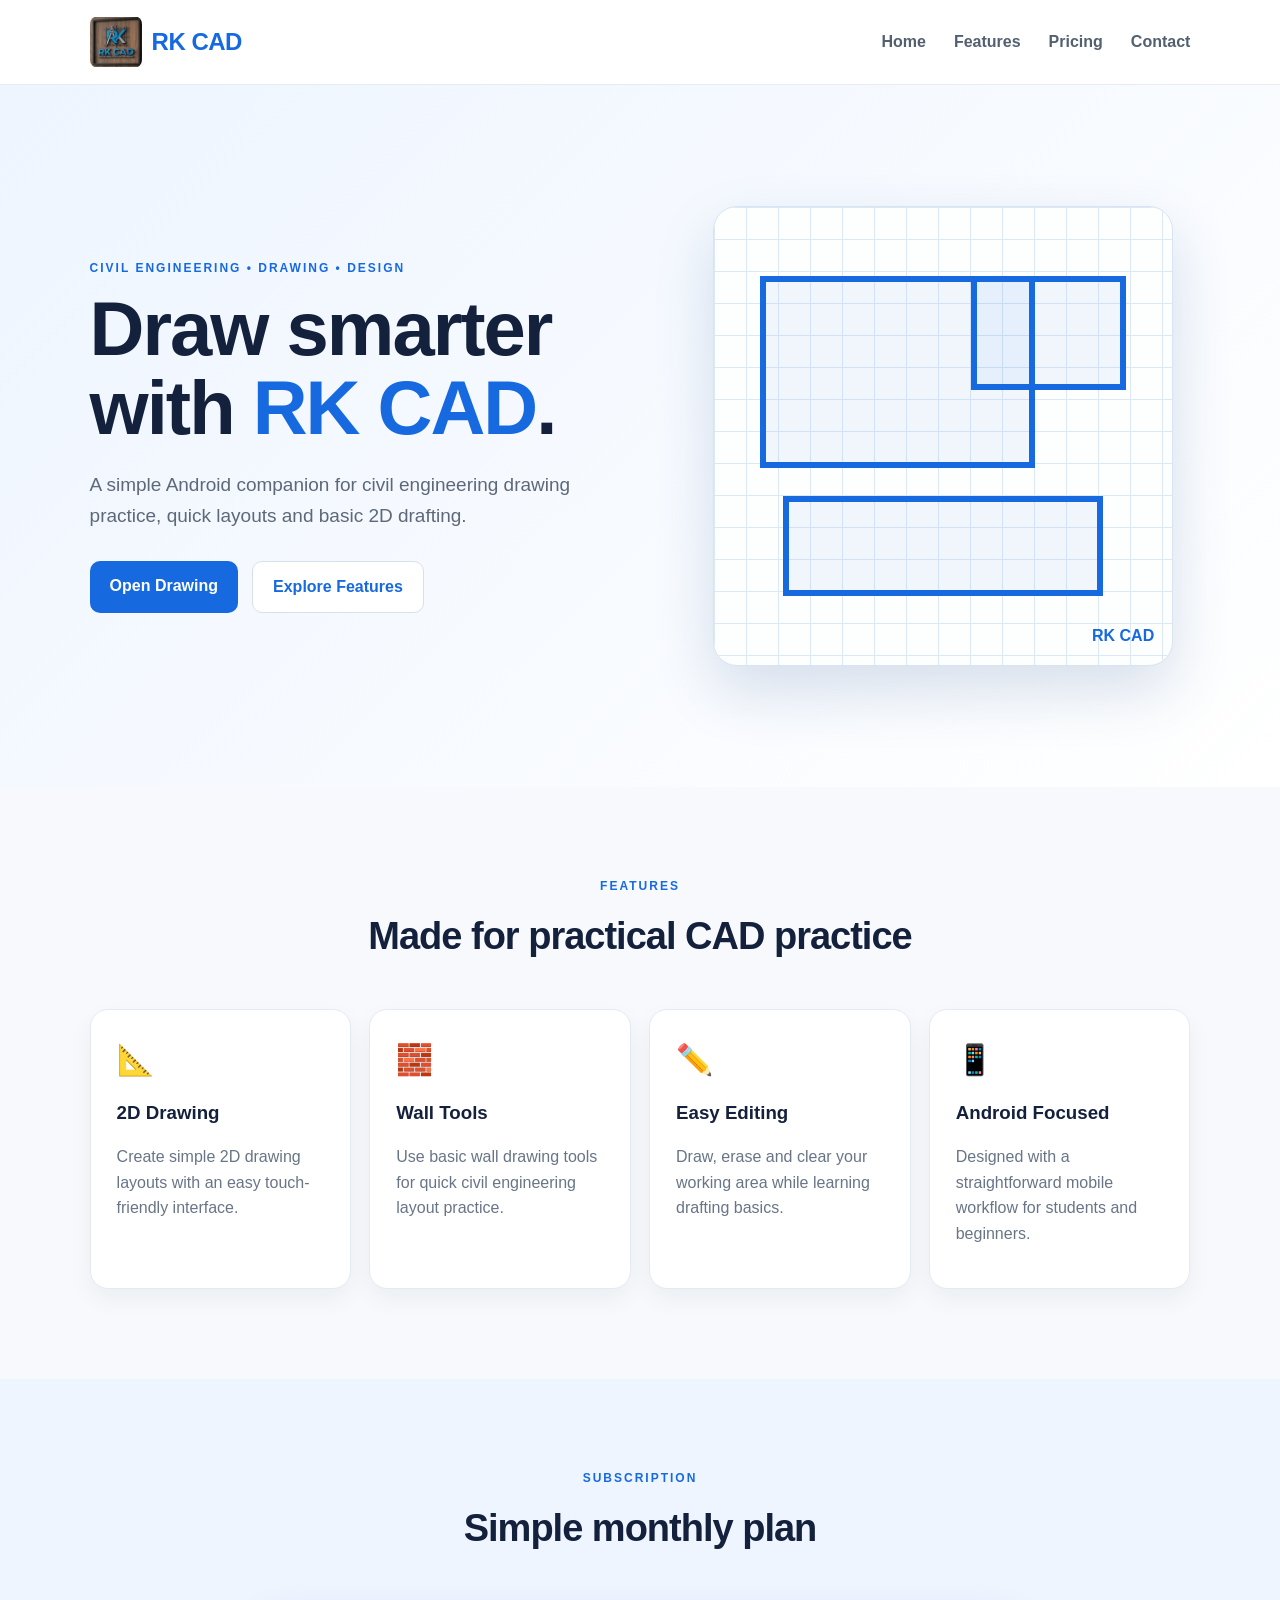
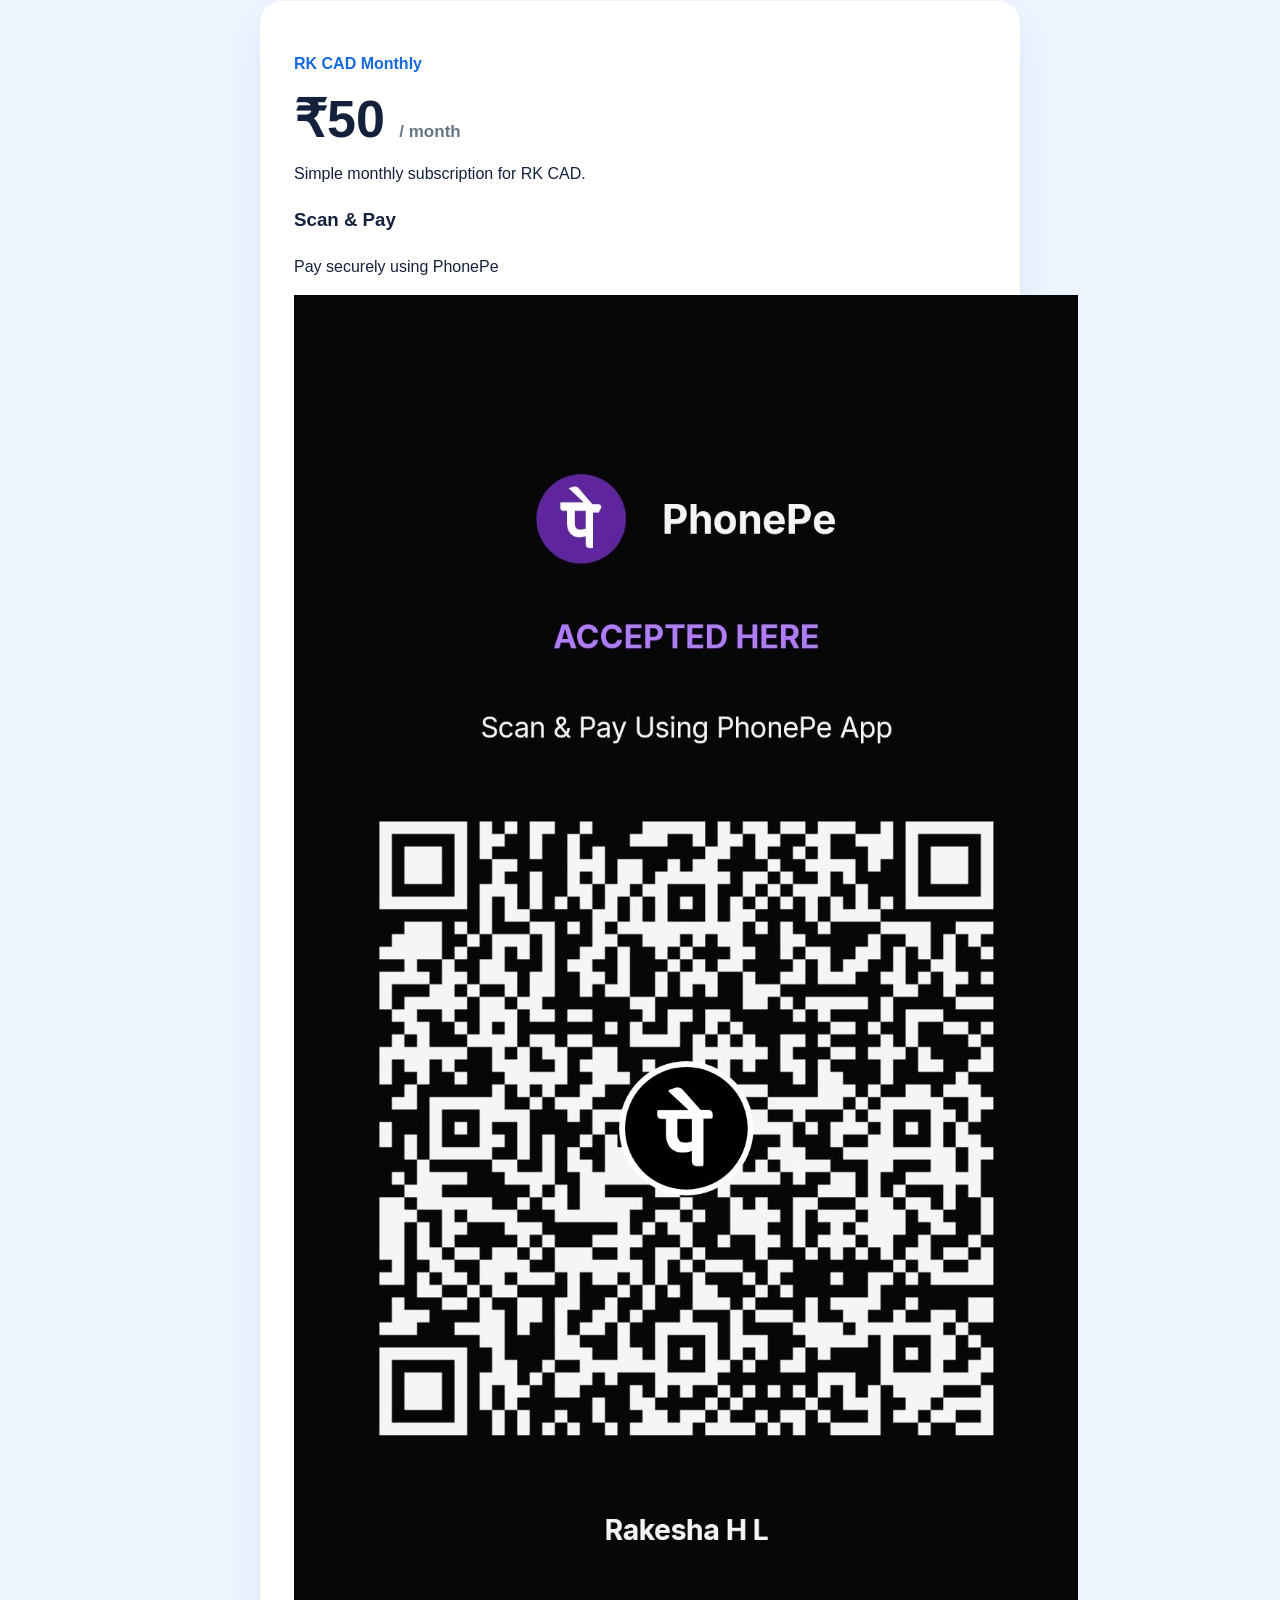
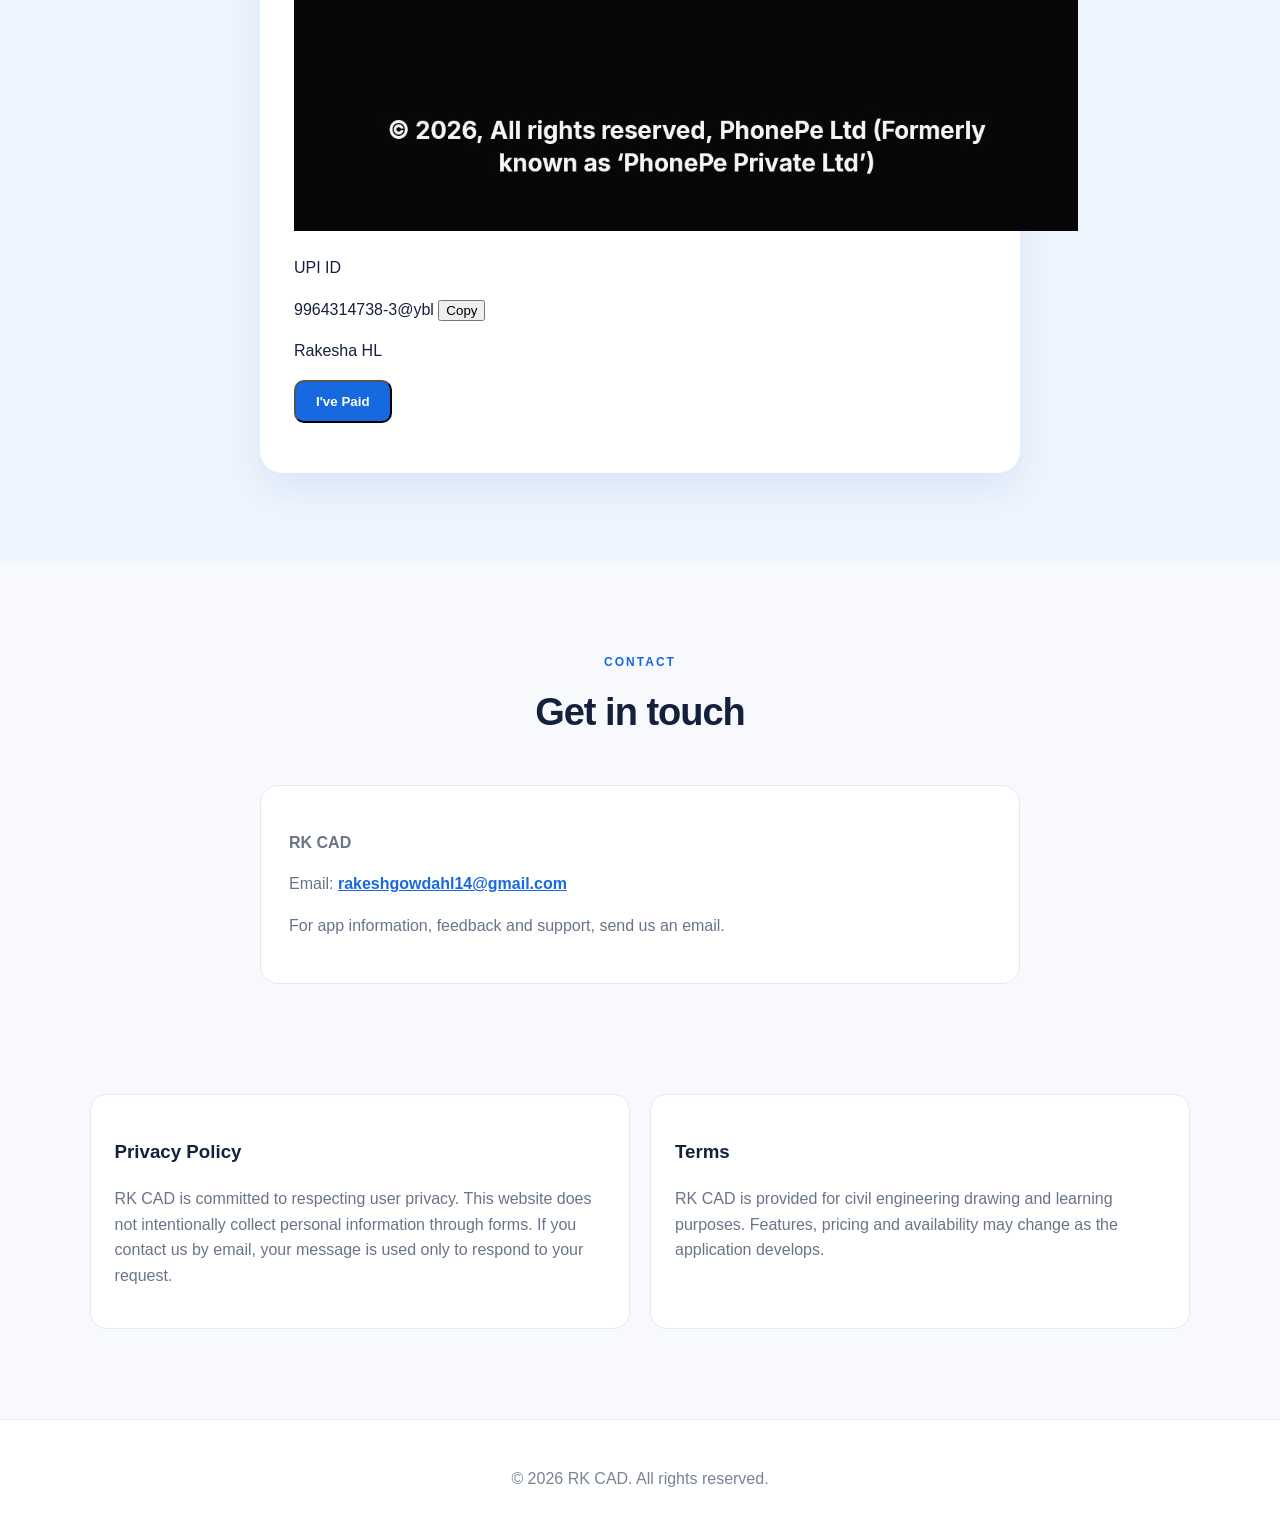
<file: index.html>
<!DOCTYPE html>
<html lang="en">
<head>
  <meta charset="UTF-8">
  <meta name="viewport" content="width=device-width, initial-scale=1.0">
  <meta name="description" content="RK CAD - Simple civil engineering drawing and CAD companion app.">
  <title>RK CAD | Civil Drawing App</title>
  <link rel="stylesheet" href="style.css"> 
  <link rel="manifest" href="manifest.json">
<meta name="theme-color" content="#1e90ff">
<script>
if ('serviceWorker' in navigator) {
  navigator.serviceWorker.register('sw.js');
}
</script>
</head>
<body>
  <header class="navbar">
    <div class="brand">
  <img src="rk-cad-logo.jpg" alt="RK CAD Logo" style="height:52px;width:52px;object-fit:contain;border-radius:8px;">
  <span>RK CAD</span>
    </div>
    <nav>
      <a href="#home">Home</a>
      <a href="#features">Features</a>
      <a href="#pricing">Pricing</a>
      <a href="#contact">Contact</a>
    </nav>
    <button class="menu-btn" aria-label="Open menu">☰</button>
  </header>

  <main>
    <section id="home" class="hero">
      <div class="hero-content">
        <p class="eyebrow">CIVIL ENGINEERING • DRAWING • DESIGN</p>
        <h1>Draw smarter with <span>RK CAD</span>.</h1>
        <p class="lead">
          A simple Android companion for civil engineering drawing practice,
          quick layouts and basic 2D drafting.
        </p>
        <div class="actions">
          <a class="btn primary" href="drawing.html">Open Drawing</a>
          <a class="btn secondary" href="#features">Explore Features</a>
        </div>
      </div>
      <div class="hero-card">
        <div class="blueprint">
          <div class="grid"></div>
          <div class="wall wall-a"></div>
          <div class="wall wall-b"></div>
          <div class="wall wall-c"></div>
          <div class="label">RK CAD</div>
        </div>
      </div>
    </section>

    <section id="features" class="section">
      <div class="section-title">
        <p class="eyebrow">FEATURES</p>
        <h2>Made for practical CAD practice</h2>
      </div>
      <div class="cards">
        <article class="card">
          <div class="icon">📐</div>
          <h3>2D Drawing</h3>
          <p>Create simple 2D drawing layouts with an easy touch-friendly interface.</p>
        </article>
        <article class="card">
          <div class="icon">🧱</div>
          <h3>Wall Tools</h3>
          <p>Use basic wall drawing tools for quick civil engineering layout practice.</p>
        </article>
        <article class="card">
          <div class="icon">✏️</div>
          <h3>Easy Editing</h3>
          <p>Draw, erase and clear your working area while learning drafting basics.</p>
        </article>
        <article class="card">
          <div class="icon">📱</div>
          <h3>Android Focused</h3>
          <p>Designed with a straightforward mobile workflow for students and beginners.</p>
        </article>
      </div>
    </section>

    <section id="pricing" class="section pricing-section">
      <div class="section-title">
        <p class="eyebrow">SUBSCRIPTION</p>
        <h2>Simple monthly plan</h2>
      </div>
<div class="price-card">
  <div>
    <p class="plan-name">RK CAD Monthly</p>
    <div class="price">₹50 <span>/ month</span></div>
    <p>Simple monthly subscription for RK CAD.</p>

    <div class="payment-box">
      <h3>Scan & Pay</h3>
      <p>Pay securely using PhonePe</p>

      <img
        src="phonepe-qr.png"
        alt="RK CAD PhonePe QR Code"
        class="upi-qr"
      >

      <p class="upi-label">UPI ID</p>

      <div class="upi-row">
        <span id="upiId">9964314738-3@ybl</span>
        <button type="button" onclick="copyUPI()">Copy</button>
      </div>

      <p class="payment-name">Rakesha HL</p>

      <button type="button" class="btn primary" onclick="paymentDone()">
        I've Paid
      </button>

      <p id="paymentMessage" class="payment-message"></p>
    </div>
  </div>
</div>
    </section>

    <section id="contact" class="section contact">
      <div class="section-title">
        <p class="eyebrow">CONTACT</p>
        <h2>Get in touch</h2>
      </div>
      <div class="contact-box">
        <p><strong>RK CAD</strong></p>
        <p>Email: <a href="mailto:rakeshgowdahl14@gmail.com">rakeshgowdahl14@gmail.com</a></p>
        <p>For app information, feedback and support, send us an email.</p>
      </div>
    </section>

    <section class="section legal">
      <div class="legal-grid">
        <article>
          <h3>Privacy Policy</h3>
          <p>RK CAD is committed to respecting user privacy. This website does not intentionally collect personal information through forms. If you contact us by email, your message is used only to respond to your request.</p>
        </article>
        <article>
          <h3>Terms</h3>
          <p>RK CAD is provided for civil engineering drawing and learning purposes. Features, pricing and availability may change as the application develops.</p>
        </article>
      </div>
    </section>
  </main>

  <footer>
    <p>© <span id="year"></span> RK CAD. All rights reserved.</p>
  </footer>

  <script src="script.js"></script>
</body>
</html>
</file>
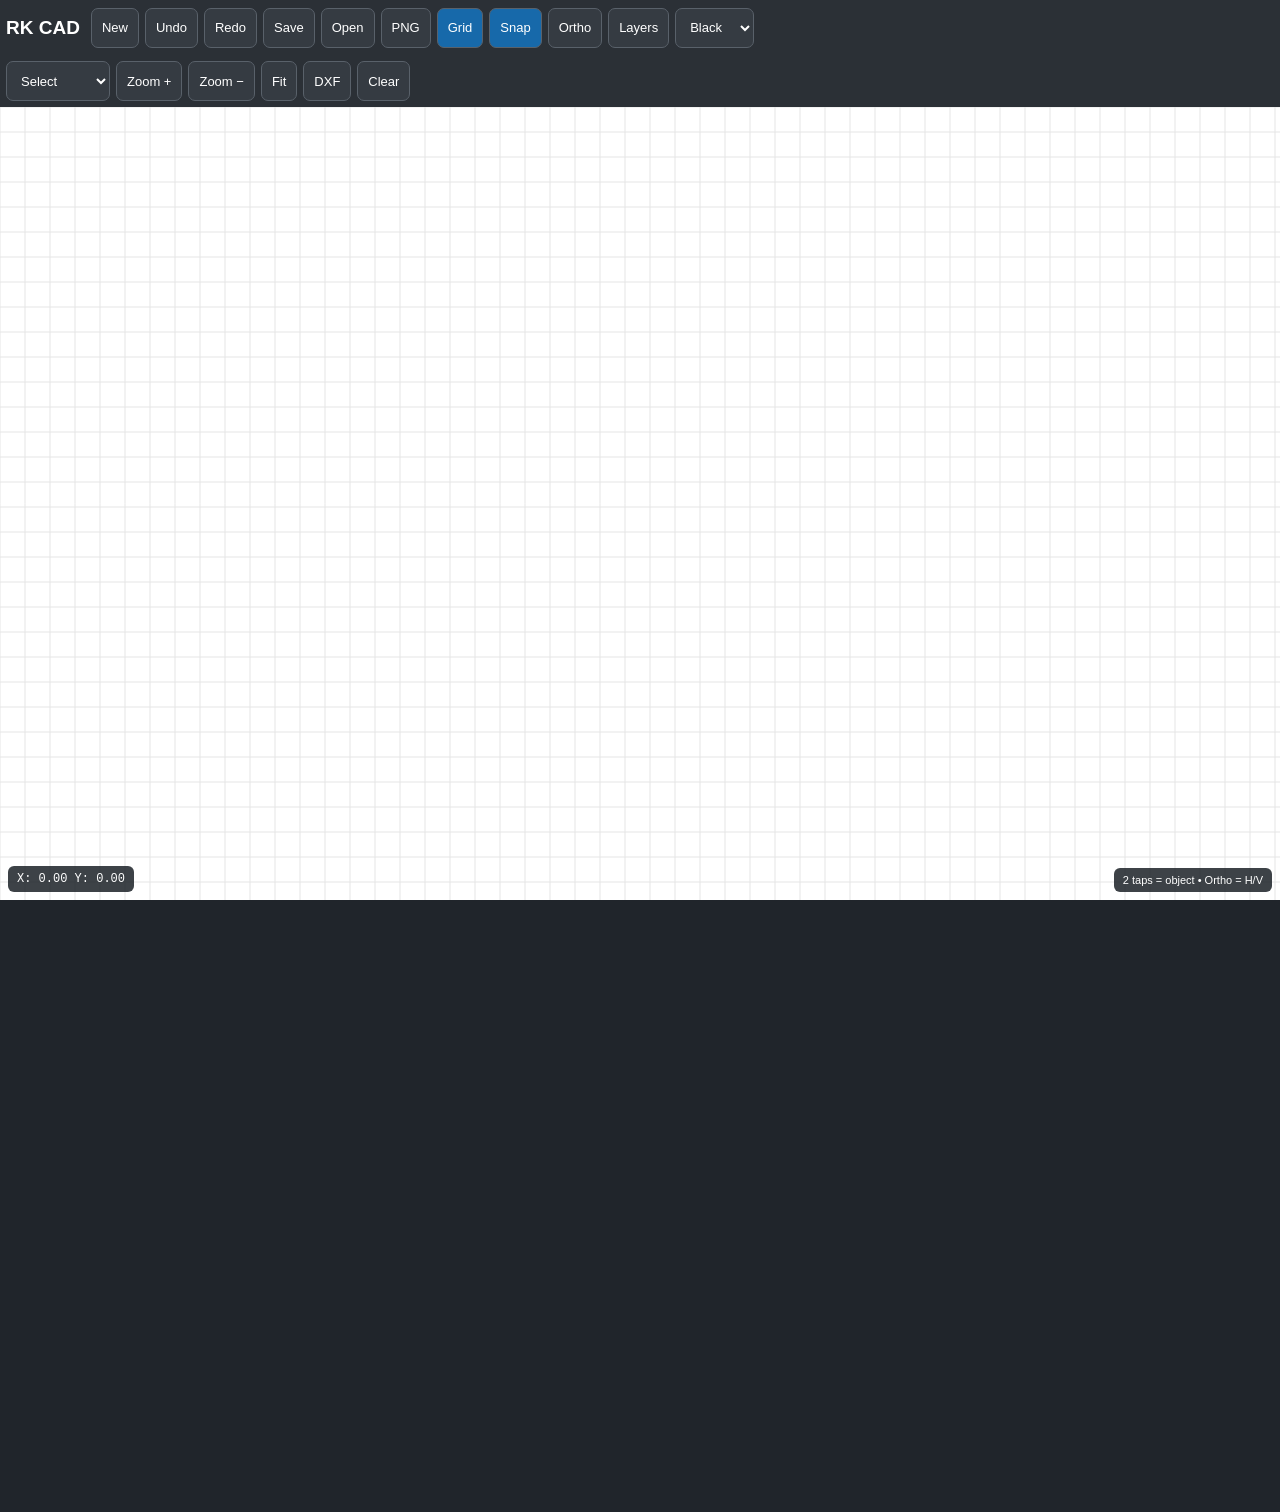
<file: drawing.html>
<!DOCTYPE html>
<html lang="en">
<head>
<meta charset="UTF-8">
<meta name="viewport"
content="width=device-width,initial-scale=1,user-scalable=no">

<title>RK CAD 2021 Style</title>

<style>
*{box-sizing:border-box}

html,body{
 margin:0;
 width:100%;
 height:100%;
 overflow:hidden;
 font-family:Arial,sans-serif;
 background:#20252b;
}

#app{
 height:100%;
 display:flex;
 flex-direction:column;
}

#top,#tools{
 display:flex;
 align-items:center;
 gap:6px;
 padding:6px;
 background:#2b3036;
 overflow:auto;
 white-space:nowrap;
}

#top{height:55px}
#tools{height:52px}

.brand{
 color:white;
 font-size:19px;
 font-weight:bold;
 margin-right:5px;
}

button,select,input{
 background:#353b42;
 color:white;
 border:1px solid #59616a;
 border-radius:7px;
 min-height:40px;
 padding:7px 10px;
 font-size:13px;
}

button:active{
 transform:scale(.97);
}

button.active{
 background:#1769aa;
}

#main{
 position:relative;
 flex:1;
 min-height:0;
 background:white;
}

#canvas{
 position:absolute;
 inset:0;
 width:100%;
 height:100%;
 background:white;
 touch-action:none;
}

#coords,#status,#hint{
 position:absolute;
 background:#20252bdd;
 color:white;
 border-radius:6px;
 padding:6px 9px;
 z-index:5;
}

#coords{
 left:8px;
 bottom:8px;
 font:12px monospace;
}

#hint{
 right:8px;
 bottom:8px;
 font-size:11px;
}

#status{
 left:50%;
 top:8px;
 transform:translateX(-50%);
 display:none;
}

#layers{
 position:absolute;
 right:8px;
 top:8px;
 width:220px;
 padding:10px;
 background:#20252bf5;
 color:white;
 border:1px solid #59616a;
 border-radius:7px;
 display:none;
 z-index:10;
}

#layers.show{
 display:block;
}

.row{
 display:flex;
 gap:5px;
 margin:5px 0;
}

.row>*{
 flex:1;
}
</style>
</head>

<body>

<div id="app">

<div id="top">

<div class="brand">RK CAD</div>

<button id="new">New</button>
<button id="undo">Undo</button>
<button id="redo">Redo</button>
<button id="save">Save</button>
<button id="open">Open</button>
<button id="png">PNG</button>

<button id="grid" class="active">Grid</button>
<button id="snap" class="active">Snap</button>
<button id="ortho">Ortho</button>
<button id="layerBtn">Layers</button>

<select id="color">
<option value="#111">Black</option>
<option value="#c62828">Red</option>
<option value="#1565c0">Blue</option>
<option value="#2e7d32">Green</option>
</select>

</div>


<div id="tools">

<select id="tool">

<option value="select">Select</option>
<option value="line">Line</option>
<option value="polyline">Polyline</option>
<option value="rect">Rectangle</option>
<option value="circle">Circle</option>
<option value="arc">Arc</option>
<option value="wall">Wall</option>
<option value="dim">Dimension</option>
<option value="text">Text</option>
<option value="erase">Erase</option>
<option value="move">Move</option>
<option value="copy">Copy</option>
<option value="measure">Measure</option>

</select>

<button id="zoomIn">Zoom +</button>
<button id="zoomOut">Zoom −</button>
<button id="fit">Fit</button>
<button id="dxf">DXF</button>
<button id="clear">Clear</button>

</div>


<div id="main">

<canvas id="canvas"></canvas>

<div id="coords">
X: 0.00 Y: 0.00
</div>

<div id="status"></div>

<div id="hint">
2 taps = object • Ortho = H/V
</div>


<div id="layers">

<b>LAYERS</b>

<div class="row">
<input id="layerName" value="0">
<button id="addLayer">Add</button>
</div>

<select id="layerList" size="5" style="width:100%">
<option>0</option>
<option>WALL</option>
<option>DIMENSIONS</option>
<option>TEXT</option>
</select>

<div class="row">
<button id="currentLayer">Current</button>
<button id="deleteLayer">Delete</button>
</div>

</div>

</div>
</div>


<script>

const canvas=document.getElementById("canvas");
const ctx=canvas.getContext("2d");

let W=0,H=0,dpr=1;

let scale=1;
let ox=0;
let oy=0;

let gridOn=true;
let snapOn=true;
let orthoOn=false;

let tool="select";
let color="#111";
let currentLayer="0";

let items=[];
let undoStack=[];
let redoStack=[];

let firstPoint=null;
let preview=null;

function resize(){

 dpr=window.devicePixelRatio||1;

 W=canvas.clientWidth;
 H=canvas.clientHeight;

 canvas.width=W*dpr;
 canvas.height=H*dpr;

 ctx.setTransform(dpr,0,0,dpr,0,0);

 render();
}


function screenPoint(e){

 const r=canvas.getBoundingClientRect();

 return {
  x:e.clientX-r.left,
  y:e.clientY-r.top
 };
}


function world(p){

 return {
  x:(p.x-ox)/scale,
  y:(p.y-oy)/scale
 };
}


function screen(p){

 return {
  x:p.x*scale+ox,
  y:p.y*scale+oy
 };
}


function snap(p){

 if(!snapOn) return p;

 const s=25;

 return {
  x:Math.round(p.x/s)*s,
  y:Math.round(p.y/s)*s
 };
}


function ortho(a,b){

 if(!orthoOn) return b;

 const dx=Math.abs(b.x-a.x);
 const dy=Math.abs(b.y-a.y);

 if(dx>=dy)
  return {x:b.x,y:a.y};

 return {x:a.x,y:b.y};
}


function message(t){

 const s=document.getElementById("status");

 s.innerText=t;
 s.style.display="block";

 clearTimeout(window.msgTimer);

 window.msgTimer=setTimeout(()=>{
  s.style.display="none";
 },1500);
}


function history(){

 undoStack.push(JSON.stringify(items));

 if(undoStack.length>80)
  undoStack.shift();

 redoStack=[];
}


function drawGrid(){

 if(!gridOn) return;

 ctx.save();

 ctx.strokeStyle="#e5e5e5";
 ctx.lineWidth=1;

 const step=25;

 const left=(-ox)/scale;
 const right=(W-ox)/scale;

 const top=(-oy)/scale;
 const bottom=(H-oy)/scale;

 for(
  let x=Math.floor(left/step)*step;
  x<=right;
  x+=step
 ){

  const p=screen({x:x,y:0});

  ctx.beginPath();
  ctx.moveTo(p.x,0);
  ctx.lineTo(p.x,H);
  ctx.stroke();
 }

 for(
  let y=Math.floor(top/step)*step;
  y<=bottom;
  y+=step
 ){

  const p=screen({x:0,y:y});

  ctx.beginPath();
  ctx.moveTo(0,p.y);
  ctx.lineTo(W,p.y);
  ctx.stroke();
 }

 ctx.restore();
}


function drawItem(it){

 ctx.save();

 ctx.strokeStyle=it.color||"#111";
 ctx.fillStyle=it.color||"#111";

 ctx.lineWidth=
  it.type==="wall"
  ?Math.max(3,8*scale)
  :Math.max(1,2*scale);

 ctx.lineCap="round";
 ctx.lineJoin="round";


 if(
  it.type==="line"||
  it.type==="wall"||
  it.type==="dim"
 ){

  const a=screen(it.a);
  const b=screen(it.b);

  ctx.beginPath();
  ctx.moveTo(a.x,a.y);
  ctx.lineTo(b.x,b.y);
  ctx.stroke();

  if(it.type==="dim"){

   const d=
    Math.hypot(
     it.b.x-it.a.x,
     it.b.y-it.a.y
    )/100;

   ctx.font="12px Arial";

   ctx.fillText(
    d.toFixed(2)+" m",
    (a.x+b.x)/2,
    (a.y+b.y)/2-5
   );
  }

 }


 else if(it.type==="rect"){

  const a=screen(it.a);
  const b=screen(it.b);

  ctx.strokeRect(
   a.x,
   a.y,
   b.x-a.x,
   b.y-a.y
  );

 }


 else if(it.type==="circle"){

  const a=screen(it.a);
  const b=screen(it.b);

  const r=Math.hypot(
   b.x-a.x,
   b.y-a.y
  );

  ctx.beginPath();
  ctx.arc(
   a.x,
   a.y,
   r,
   0,
   Math.PI*2
  );
  ctx.stroke();

 }


 else if(it.type==="arc"){

  const a=screen(it.a);
  const b=screen(it.b);

  const r=Math.hypot(
   b.x-a.x,
   b.y-a.y
  );

  ctx.beginPath();

  ctx.arc(
   a.x,
   a.y,
   r,
   0,
   Math.PI*1.5
  );

  ctx.stroke();

 }


 else if(it.type==="text"){

  const a=screen(it.a);

  ctx.font="16px Arial";

  ctx.fillText(
   it.text||"TEXT",
   a.x,
   a.y
  );

 }


 ctx.restore();
}


function render(){

 ctx.clearRect(0,0,W,H);

 ctx.fillStyle="white";

 ctx.fillRect(0,0,W,H);

 drawGrid();

 items.forEach(drawItem);

 if(preview)
  drawItem(preview);
}


function nearestObject(p){

 let index=-1;
 let best=15/scale;

 items.forEach((it,i)=>{

  if(!it.a)return;

  const d=Math.hypot(
   p.x-it.a.x,
   p.y-it.a.y
  );

  if(d<best){

   best=d;
   index=i;
  }

 });

 return index;
}


function addObject(b){

 if(!firstPoint)return;

 b=ortho(firstPoint,b);

 history();

 items.push({

  type:tool,

  a:{...firstPoint},

  b:{...b},

  color:color,

  layer:currentLayer

 });

 firstPoint=null;
 preview=null;

 render();

 message(tool.toUpperCase()+" added");
}


canvas.addEventListener(
"pointerdown",
function(e){

 const sp=screenPoint(e);

 let p=snap(world(sp));


 if(tool==="text"){

  const text=prompt(
   "Enter text",
   "ROOM"
  );

  if(text){

   history();

   items.push({

    type:"text",

    a:p,

    text:text,

    color:color,

    layer:currentLayer

   });

   render();
  }

  return;
 }


 if(tool==="erase"){

  const i=nearestObject(p);

  if(i>=0){

   history();

   items.splice(i,1);

   render();

   message("Object erased");
  }

  return;
 }


 if(tool==="select"){

  const i=nearestObject(p);

  message(
   i>=0
   ?"Object "+(i+1)+" selected"
   :"No object"
  );

  return;
 }


 if(
  ["line",
   "rect",
   "circle",
   "arc",
   "wall",
   "dim",
   "measure"
  ].includes(tool)
 ){

  if(!firstPoint){

   firstPoint=p;

   message(
    "Start point set"
   );

  }else{

   if(tool==="measure"){

    const b2=ortho(
     firstPoint,
     p
    );

    const d=
     Math.hypot(
      b2.x-firstPoint.x,
      b2.y-firstPoint.y
     )/100;

    message(
     "Distance: "+
     d.toFixed(2)+" m"
    );

    firstPoint=null;

   }else{

    addObject(p);
   }
  }

  render();
 }

});


canvas.addEventListener(
"pointermove",
function(e){

 const sp=screenPoint(e);

 const p=snap(world(sp));

 document.getElementById(
  "coords"
 ).innerText=
 "X: "+
 (p.x/100).toFixed(2)+
 "  Y: "+
 (p.y/100).toFixed(2);


 if(firstPoint){

  const b=ortho(firstPoint,p);

  preview={
   type:tool,
   a:firstPoint,
   b:b,
   color:color,
   layer:currentLayer
  };

  render();
 }

});


document.getElementById(
"tool"
).onchange=function(){

 tool=this.value;

 firstPoint=null;
 preview=null;

 render();

 message(
  "Tool: "+
  tool.toUpperCase()
 );
};


document.getElementById(
"color"
).onchange=function(){

 color=this.value;
};


document.getElementById(
"grid"
).onclick=function(){

 gridOn=!gridOn;

 this.classList.toggle(
  "active",
  gridOn
 );

 render();
};


document.getElementById(
"snap"
).onclick=function(){

 snapOn=!snapOn;

 this.classList.toggle(
  "active",
  snapOn
 );

 message(
  "Snap "+
  (snapOn?"ON":"OFF")
 );
};


document.getElementById(
"ortho"
).onclick=function(){

 orthoOn=!orthoOn;

 this.classList.toggle(
  "active",
  orthoOn
 );

 message(
  "Ortho "+
  (orthoOn?"ON":"OFF")
 );
};


document.getElementById(
"undo"
).onclick=function(){

 if(!undoStack.length)return;

 redoStack.push(
  JSON.stringify(items)
 );

 items=JSON.parse(
  undoStack.pop()
 );

 firstPoint=null;

 render();
};


document.getElementById(
"redo"
).onclick=function(){

 if(!redoStack.length)return;

 undoStack.push(
  JSON.stringify(items)
 );

 items=JSON.parse(
  redoStack.pop()
 );

 render();
};


document.getElementById(
"clear"
).onclick=function(){

 if(!items.length)return;

 history();

 items=[];

 firstPoint=null;

 preview=null;

 render();

 message("Drawing cleared");
};


document.getElementById(
"new"
).onclick=function(){

 if(confirm(
  "Start new drawing?"
 )){

  history();

  items=[];

  scale=1;
  ox=0;
  oy=0;

  firstPoint=null;

  preview=null;

  render();
 }
};


document.getElementById(
"zoomIn"
).onclick=function(){

 scale=Math.min(
  6,
  scale*1.25
 );

 render();
};


document.getElementById(
"zoomOut"
).onclick=function(){

 scale=Math.max(
  .2,
  scale/1.25
 );

 render();
};


document.getElementById(
"fit"
).onclick=function(){

 scale=1;

 ox=0;
 oy=0;

 render();
};


document.getElementById(
"png"
).onclick=function(){

 const a=document.createElement("a");

 a.download=
 "RK-CAD-Drawing.png";

 a.href=
 canvas.toDataURL(
  "image/png"
 );

 a.click();
};


document.getElementById(
"save"
).onclick=function(){

 const data={
  version:"RK-CAD-2021",
  items:items
 };

 const blob=new Blob(
  [JSON.stringify(data)],
  {type:"application/json"}
 );

 const a=document.createElement("a");

 a.download=
 "RK-CAD-Drawing.rkcad";

 a.href=
 URL.createObjectURL(blob);

 a.click();
};


document.getElementById(
"open"
).onclick=function(){

 const input=
 document.createElement("input");

 input.type="file";

 input.accept=
 ".rkcad,.json";

 input.onchange=function(){

  const reader=
  new FileReader();

  reader.onload=function(){

   try{

    const data=
    JSON.parse(
     reader.result
    );

    items=
    data.items||[];

    render();

    message(
     "Drawing opened"
    );

   }catch(e){

    alert(
     "Invalid RK CAD file"
    );
   }
  };

  reader.readAsText(
   input.files[0]
  );
 };

 input.click();
};


document.getElementById(
"layerBtn"
).onclick=function(){

 document.getElementById(
  "layers"
 ).classList.toggle(
  "show"
 );
};


document.getElementById(
"addLayer"
).onclick=function(){

 const name=
 document.getElementById(
  "layerName"
 ).value.trim();

 if(!name)return;

 const list=
 document.getElementById(
  "layerList"
 );

 const option=
 document.createElement(
  "option"
 );

 option.text=name;
 option.value=name;

 list.appendChild(option);
};


document.getElementById(
"currentLayer"
).onclick=function(){

 currentLayer=
 document.getElementById(
  "layerList"
 ).value;

 message(
  "Layer: "+
  currentLayer
 );
};


document.getElementById(
"deleteLayer"
).onclick=function(){

 const list=
 document.getElementById(
  "layerList"
 );

 if(list.value==="0")return;

 list.remove(
  list.selectedIndex
 );

 currentLayer="0";
};


document.getElementById(
"dxf"
).onclick=function(){

 let dxf=
 "0\nSECTION\n2\nENTITIES\n";

 items.forEach(
 function(it){

  if(
   it.type==="line"||
   it.type==="wall"||
   it.type==="dim"
  ){

   dxf+=
   "0\nLINE\n"+
   "8\n"+
   (it.layer||"0")+
   "\n10\n"+
   it.a.x+
   "\n20\n"+
   it.a.y+
   "\n11\n"+
   it.b.x+
   "\n21\n"+
   it.b.y+
   "\n";
  }

  if(it.type==="circle"){

   const r=
   Math.hypot(
    it.b.x-it.a.x,
    it.b.y-it.a.y
   );

   dxf+=
   "0\nCIRCLE\n"+
   "8\n"+
   (it.layer||"0")+
   "\n10\n"+
   it.a.x+
   "\n20\n"+
   it.a.y+
   "\n40\n"+
   r+
   "\n";
  }

 });

 dxf+=
 "0\nENDSEC\n0\nEOF\n";

 const blob=
 new Blob(
  [dxf],
  {type:"text/plain"}
 );

 const a=
 document.createElement("a");

 a.download=
 "RK-CAD-Drawing.dxf";

 a.href=
 URL.createObjectURL(blob);

 a.click();
};


window.addEventListener(
"resize",
resize
);

resize();

</script>

</body>
</html>',
  'offset'
 ].includes(tool)){

  let type=tool;

  if(
   tool==='move' ||
   tool==='copy' ||
   tool==='rotate' ||
   tool==='offset'
  )
   type='line';


  preview={
   type:type,
   a:start,
   b:w,
   color:color,
   layer:currentLayer
  };

  render();

 }

}


/* POINTER UP */

function pointerUp(e){

 if(!drawing)
  return;

 let w=snap(
  world(pos(e))
 );


 if(
  orthoOn &&
  start
 ){

  let dx=
   w.x-start.x;

  let dy=
   w.y-start.y;

  if(
   Math.abs(dx)>
   Math.abs(dy)
  )
   w.y=start.y;
  else
   w.x=start.x;

 }


 if(tool==='polyline'){

  if(points.length>1){

   saveHistory();

   items.push({

    type:'polyline',
    pts:points.slice(),
    color:color,
    layer:currentLayer

   });

  }

  points=[];

  preview=null;

  drawing=false;

  render();

  return;

 }


 if(!preview){

  drawing=false;

  return;

 }


 if(tool==='measure'){

  setStatus(
   'Distance: '+
   (
    Math.hypot(
     w.x-start.x,
     w.y-start.y
    )/100
   ).toFixed(2)+
   ' m'
  );

  preview=null;

  drawing=false;

  render();

  return;

 }


 if(
  tool==='move' ||
  tool==='copy' ||
  tool==='rotate' ||
  tool==='offset'
 ){

  let i=selectedItem(
   start
  );


  if(i>=0){

   saveHistory();

   let old=items[i];

   let dx=w.x-start.x;
   let dy=w.y-start.y;


   if(tool==='copy'){

    items.push({

     ...old,

     a:{
      x:old.a.x+dx,
      y:old.a.y+dy
     },

     b:old.b
      ?{
       x:old.b.x+dx,
       y:old.b.y+dy
      }
      :undefined

    });

   }


   else if(old.a){

    old.a={
     x:old.a.x+dx,
     y:old.a.y+dy
    };

    if(old.b){

     old.b={
      x:old.b.x+dx,
      y:old.b.y+dy
     };

    }

   }

  }


  render();

  preview=null;

  drawing=false;

  setStatus(
   tool.toUpperCase()+
   ' complete'
  );

  return;

 }


 saveHistory();

 items.push({
  ...preview,
  b:w
 });

 preview=null;

 drawing=false;

 setStatus(
  tool.toUpperCase()+
  ' added'
 );

}


/* POINTER EVENTS */

c.addEventListener(
 'pointerdown',
 pointerDown
);

c.addEventListener(
 'pointermove',
 pointerMove
);

c.addEventListener(
 'pointerup',
 pointerUp
);

c.addEventListener(
 'pointercancel',
 ()=>{

  drawing=false;
  preview=null;
  render();

 }
);


/* TOOL */

document.getElementById(
 'tool'
).onchange=e=>{

 tool=e.target.value;

 setStatus(
  'Tool: '+
  tool.toUpperCase()
 );

};


/* COLOR */

document.getElementById(
 'color'
).onchange=e=>{

 color=e.target.value;

};


/* GRID */

document.getElementById(
 'grid'
).onclick=()=>{

 gridOn=!gridOn;

 render();

 setStatus(
  'Grid '+
  (gridOn?'ON':'OFF')
 );

};


/* SNAP */

document.getElementById(
 'snap'
).onclick=e=>{

 snapOn=!snapOn;

 e.target.classList.toggle(
  'active',
  snapOn
 );

 setStatus(
  'Object snap '+
  (snapOn?'ON':'OFF')
 );

};


/* ORTHO */

document.getElementById(
 'ortho'
).onclick=e=>{

 orthoOn=!orthoOn;

 e.target.classList.toggle(
  'active',
  orthoOn
 );

 setStatus(
  'Ortho '+
  (orthoOn?'ON':'OFF')
 );

};


/* UNDO */

document.getElementById(
 'undo'
).onclick=()=>{

 if(undoStack.length){

  redoStack.push(
   JSON.stringify(items)
  );

  items=JSON.parse(
   undoStack.pop()
  );

  render();

 }

};


/* REDO */

document.getElementById(
 'redo'
).onclick=()=>{

 if(redoStack.length){

  undoStack.push(
   JSON.stringify(items)
  );

  items=JSON.parse(
   redoStack.pop()
  );

  render();

 }

};


/* CLEAR */

document.getElementById(
 'clear'
).onclick=()=>{

 saveHistory();

 items=[];

 render();

};


/* NEW */

document.getElementById(
 'new'
).onclick=()=>{

 if(
  confirm(
   'Start a new drawing?'
  )
 ){

  saveHistory();

  items=[];

  ox=0;
  oy=0;
  scale=1;

  render();

 }

};


/* ZOOM */

document.getElementById(
 'zoomIn'
).onclick=()=>{

 scale=Math.min(
  5,
  scale*1.25
 );

 render();

};


document.getElementById(
 'zoomOut'
).onclick=()=>{

 scale=Math.max(
  .2,
  scale/1.25
 );

 render();

};


/* FIT */

document.getElementById(
 'fit'
).onclick=()=>{

 scale=1;
 ox=0;
 oy=0;

 render();

};


/* PNG */

document.getElementById(
 'png'
).onclick=()=>{

 let a=document.createElement(
  'a'
 );

 a.download=
  'RK-CAD-2021-Drawing.png';

 a.href=
  c.toDataURL(
   'image/png'
  );

 a.click();

};


/* SAVE */

document.getElementById(
 'save'
).onclick=()=>{

 let blob=new Blob(

  [
   JSON.stringify({
    version:'RK-CAD-2021',
    layers:layers,
    items:items
   })
  ],

  {
   type:'application/json'
  }

 );

 let a=document.createElement(
  'a'
 );

 a.download=
  'RK-CAD-Drawing.rkcad';

 a.href=
  URL.createObjectURL(
   blob
  );

 a.click();

};


/* OPEN */

document.getElementById(
 'open'
).onclick=()=>{

 let x=document.createElement(
  'input'
 );

 x.type='file';

 x.accept='.rkcad,.json';

 x.onchange=()=>{

  let f=new FileReader();

  f.onload=()=>{

   try{

    let d=
     JSON.parse(
      f.result
     );

    items=d.items||[];

    render();

    setStatus(
     'Drawing opened'
    );

   }

   catch(e){

    alert(
     'Invalid drawing file'
    );

   }

  };

  f.readAsText(
   x.files[0]
  );

 };

 x.click();

};


/* DXF EXPORT */

document.getElementById(
 'exportDxf'
).onclick=()=>{

 let out=
  '0\nSECTION\n2\nENTITIES\n';


 items.forEach(
  it=>{

   if(
    [
     'line',
     'wall',
     'dim'
    ].includes(it.type)
   ){

    out+=
     '0\nLINE\n'+
     '8\n'+
     it.layer+
     '\n'+
     '10\n'+
     it.a.x+
     '\n'+
     '20\n'+
     it.a.y+
     '\n'+
     '11\n'+
     it.b.x+
     '\n'+
     '21\n'+
     it.b.y+
     '\n';

   }


   else if(
    it.type==='circle'
   ){

    out+=
     '0\nCIRCLE\n'+
     '8\n'+
     it.layer+
     '\n'+
     '10\n'+
     it.a.x+
     '\n'+
     '20\n'+
     it.a.y+
     '\n'+
     '40\n'+
     Math.hypot(
      it.b.x-it.a.x,
      it.b.y-it.a.y
     )+
     '\n';

   }

  }
 );


 out+=
  '0\nENDSEC\n0\nEOF\n';


 let a=document.createElement(
  'a'
 );

 a.download=
  'RK-CAD-Drawing.dxf';

 a.href=
  URL.createObjectURL(
   new Blob(
    [out],
    {
     type:'text/plain'
    }
   )
  );

 a.click();

};


/* LAYERS */

document.getElementById(
 'layers'
).onclick=()=>{

 document
  .getElementById(
   'layerPanel'
  )
  .classList.toggle(
   'show'
  );

};


document.getElementById(
 'addLayer'
).onclick=()=>{

 let n=
  document
   .getElementById(
    'layerName'
   )
   .value
   .trim();


 if(
  n &&
  !layers.includes(n)
 ){

  layers.push(n);

  let o=
   document.createElement(
    'option'
   );

  o.textContent=n;

  document
   .getElementById(
    'layerList'
   )
   .appendChild(o);

 }

};


document.getElementById(
 'setLayer'
).onclick=()=>{

 currentLayer=
  document.getElementById(
   'layerList'
  ).value;

 setStatus(
  'Current layer: '+
  currentLayer
 );

};


document.getElementById(
 'delLayer'
).onclick=()=>{

 let n=
  document.getElementById(
   'layerList'
  ).value;

 if(n==='0')
  return;

 layers=
  layers.filter(
   x=>x!==n
  );

 let option=
  document.querySelector(
   '#layerList option[value="'+n+'"]'
  );

 if(option)
  option.remove();

 currentLayer='0';

};


/* MOUSE WHEEL ZOOM */

c.addEventListener(
 'wheel',
 e=>{

  e.preventDefault();

  scale=Math.max(
   .2,
   Math.min(
    5,
    scale*
    (
     e.deltaY<0
      ?1.1
      :.9
    )
   )
  );

  render();

 },
 {
  passive:false
 }
);


/* START */

window.addEventListener(
 'resize',
 resize
);

resize();

</script>

</body>
</html>
</file>
<file: style.css>
* { box-sizing: border-box; }
html { scroll-behavior: smooth; }
body {
  margin: 0;
  font-family: Inter, Arial, sans-serif;
  color: #14213d;
  background: #f7f9fc;
  line-height: 1.6;
}
a { color: inherit; }
.navbar {
  position: sticky; top: 0; z-index: 10;
  display: flex; align-items: center; justify-content: space-between;
  padding: 16px 7%;
  background: rgba(255,255,255,.94);
  border-bottom: 1px solid #e7ebf2;
  backdrop-filter: blur(10px);
}
.brand {
  display: flex;
  align-items: center;
  gap: 10px;
  font-size: 24px;
  font-weight: 800;
  letter-spacing: -.5px;
}

.brand img {
  width: 52px;
  height: 52px;
  object-fit: contain;
  border-radius: 8px;
}
.brand span, .hero h1 span { color: #1769e0; }
.navbar nav { display: flex; gap: 28px; }
.navbar nav a { text-decoration: none; font-weight: 600; color: #526070; }
.navbar nav a:hover { color: #1769e0; }
.menu-btn { display:none; border:0; background:transparent; font-size:24px; }

.hero {
  min-height: 78vh;
  display: grid; grid-template-columns: 1.05fr .95fr;
  gap: 60px; align-items: center;
  padding: 80px 7%;
  background: linear-gradient(135deg,#eef5ff,#ffffff);
}
.eyebrow { color:#1769e0; font-size:12px; font-weight:800; letter-spacing:2px; margin:0 0 10px; }
.hero h1 { font-size: clamp(42px,6vw,76px); line-height:1.05; margin:0 0 22px; letter-spacing:-2px; }
.lead { max-width:650px; font-size:19px; color:#5d6878; }
.actions { display:flex; gap:14px; margin-top:30px; flex-wrap:wrap; }
.btn { display:inline-block; padding:12px 20px; border-radius:10px; text-decoration:none; font-weight:800; }
.primary { background:#1769e0; color:white; }
.primary:hover { background:#0e55bd; }
.secondary { background:white; border:1px solid #d8e0ec; color:#1769e0; }

.hero-card { display:flex; justify-content:center; }
.blueprint {
  width:min(460px,90vw); aspect-ratio:1/1;
  position:relative; overflow:hidden; border-radius:24px;
  background:#fdfefe; border:1px solid #d9e4f3;
  box-shadow:0 25px 60px rgba(27,70,130,.16);
}
.grid {
  position:absolute; inset:0;
  background-image: linear-gradient(#dce8f5 1px, transparent 1px),
                    linear-gradient(90deg,#dce8f5 1px, transparent 1px);
  background-size:32px 32px;
}
.wall { position:absolute; border:6px solid #1769e0; background:rgba(23,105,224,.05); }
.wall-a { width:60%; height:42%; left:10%; top:15%; }
.wall-b { width:34%; height:25%; right:10%; top:15%; }
.wall-c { width:70%; height:22%; left:15%; bottom:15%; }
.label { position:absolute; right:18px; bottom:16px; font-weight:900; color:#1769e0; }

.section { padding:90px 7%; }
.section-title { text-align:center; margin-bottom:42px; }
.section-title h2 { margin:0; font-size:38px; letter-spacing:-1px; }
.cards { display:grid; grid-template-columns:repeat(4,1fr); gap:18px; }
.card {
  background:white; border:1px solid #e4eaf2; border-radius:18px;
  padding:26px; box-shadow:0 10px 25px rgba(20,33,61,.05);
}
.icon { font-size:30px; }
.card h3 { margin:14px 0 8px; }
.card p, .legal p, .contact-box p { color:#687587; }

.pricing-section { background:#eef5ff; }
.price-card {
  max-width:760px; margin:auto; background:white; border-radius:22px;
  padding:34px; display:flex; align-items:center; justify-content:space-between;
  gap:30px; box-shadow:0 16px 40px rgba(20,70,140,.09);
}
.plan-name { font-weight:800; color:#1769e0; }
.price { font-size:52px; font-weight:900; line-height:1; }
.price span { font-size:17px; font-weight:600; color:#687587; }

.contact-box {
  max-width:760px; margin:auto; padding:28px; background:white;
  border:1px solid #e4eaf2; border-radius:18px;
}
.contact-box a { color:#1769e0; font-weight:700; }

.legal { padding-top:20px; }
.legal-grid { display:grid; grid-template-columns:1fr 1fr; gap:20px; }
.legal-grid article { background:white; padding:24px; border-radius:16px; border:1px solid #e4eaf2; }
footer { text-align:center; padding:30px 7%; color:#778397; border-top:1px solid #e7ebf2; background:white; }

@media (max-width: 850px) {
  .navbar nav { display:none; }
  .menu-btn { display:block; }
  .hero { grid-template-columns:1fr; padding-top:55px; }
  .cards { grid-template-columns:1fr 1fr; }
}
@media (max-width: 560px) {
  .hero h1 { font-size:44px; }
  .section { padding:65px 5%; }
  .cards, .legal-grid { grid-template-columns:1fr; }
  .price-card { flex-direction:column; align-items:flex-start; }
}
</file>
